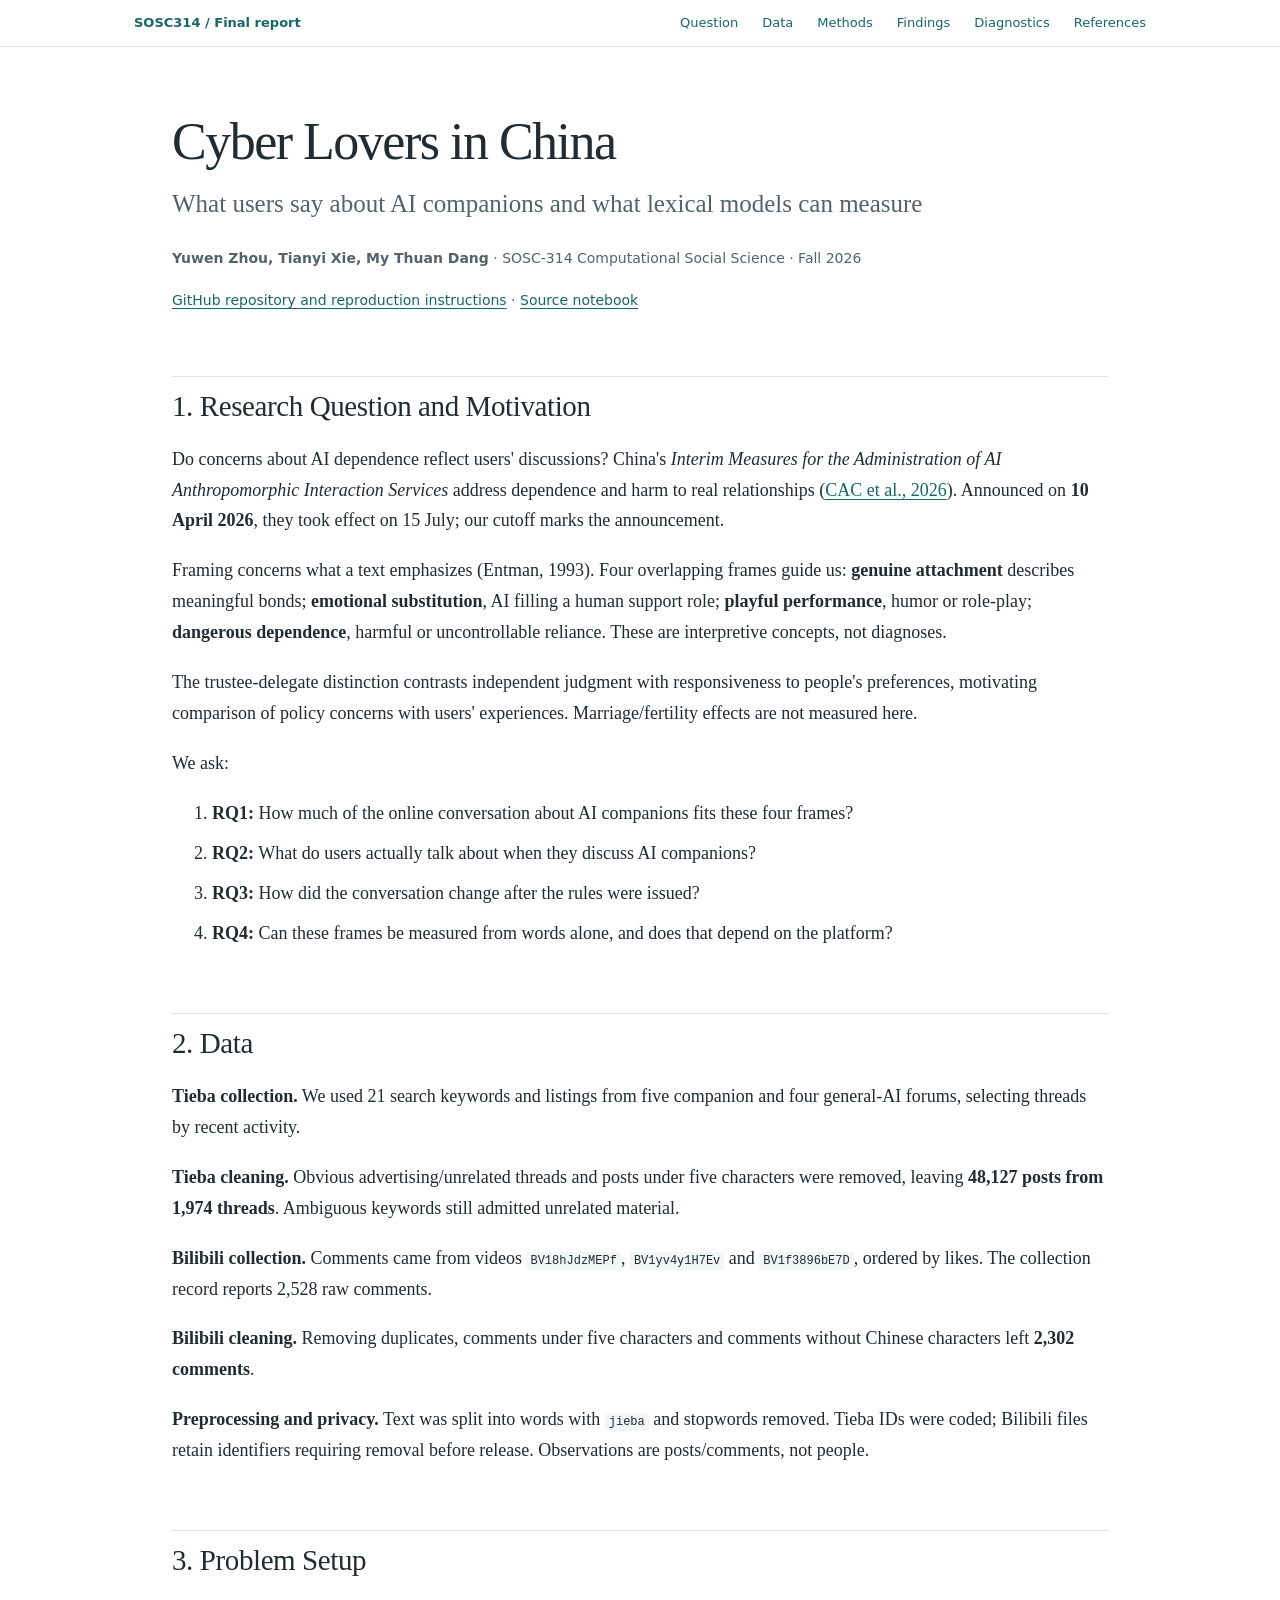
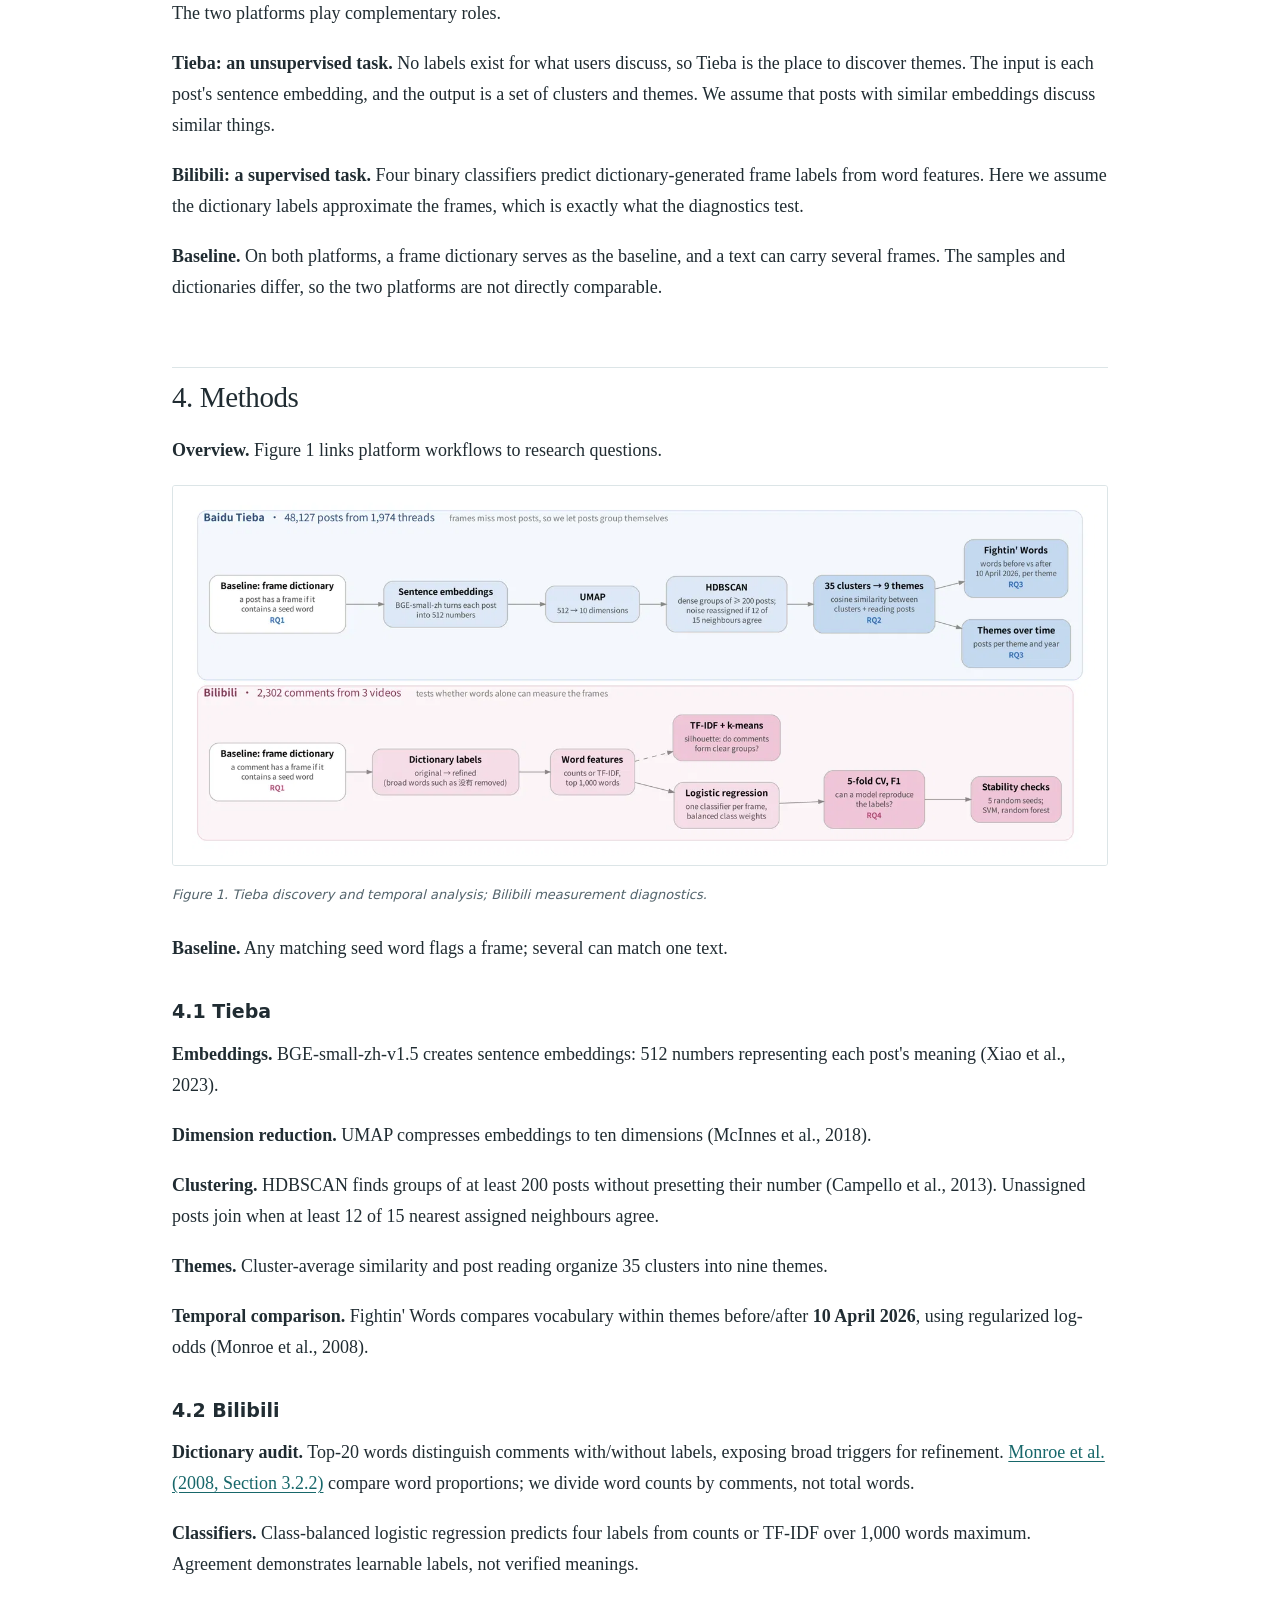
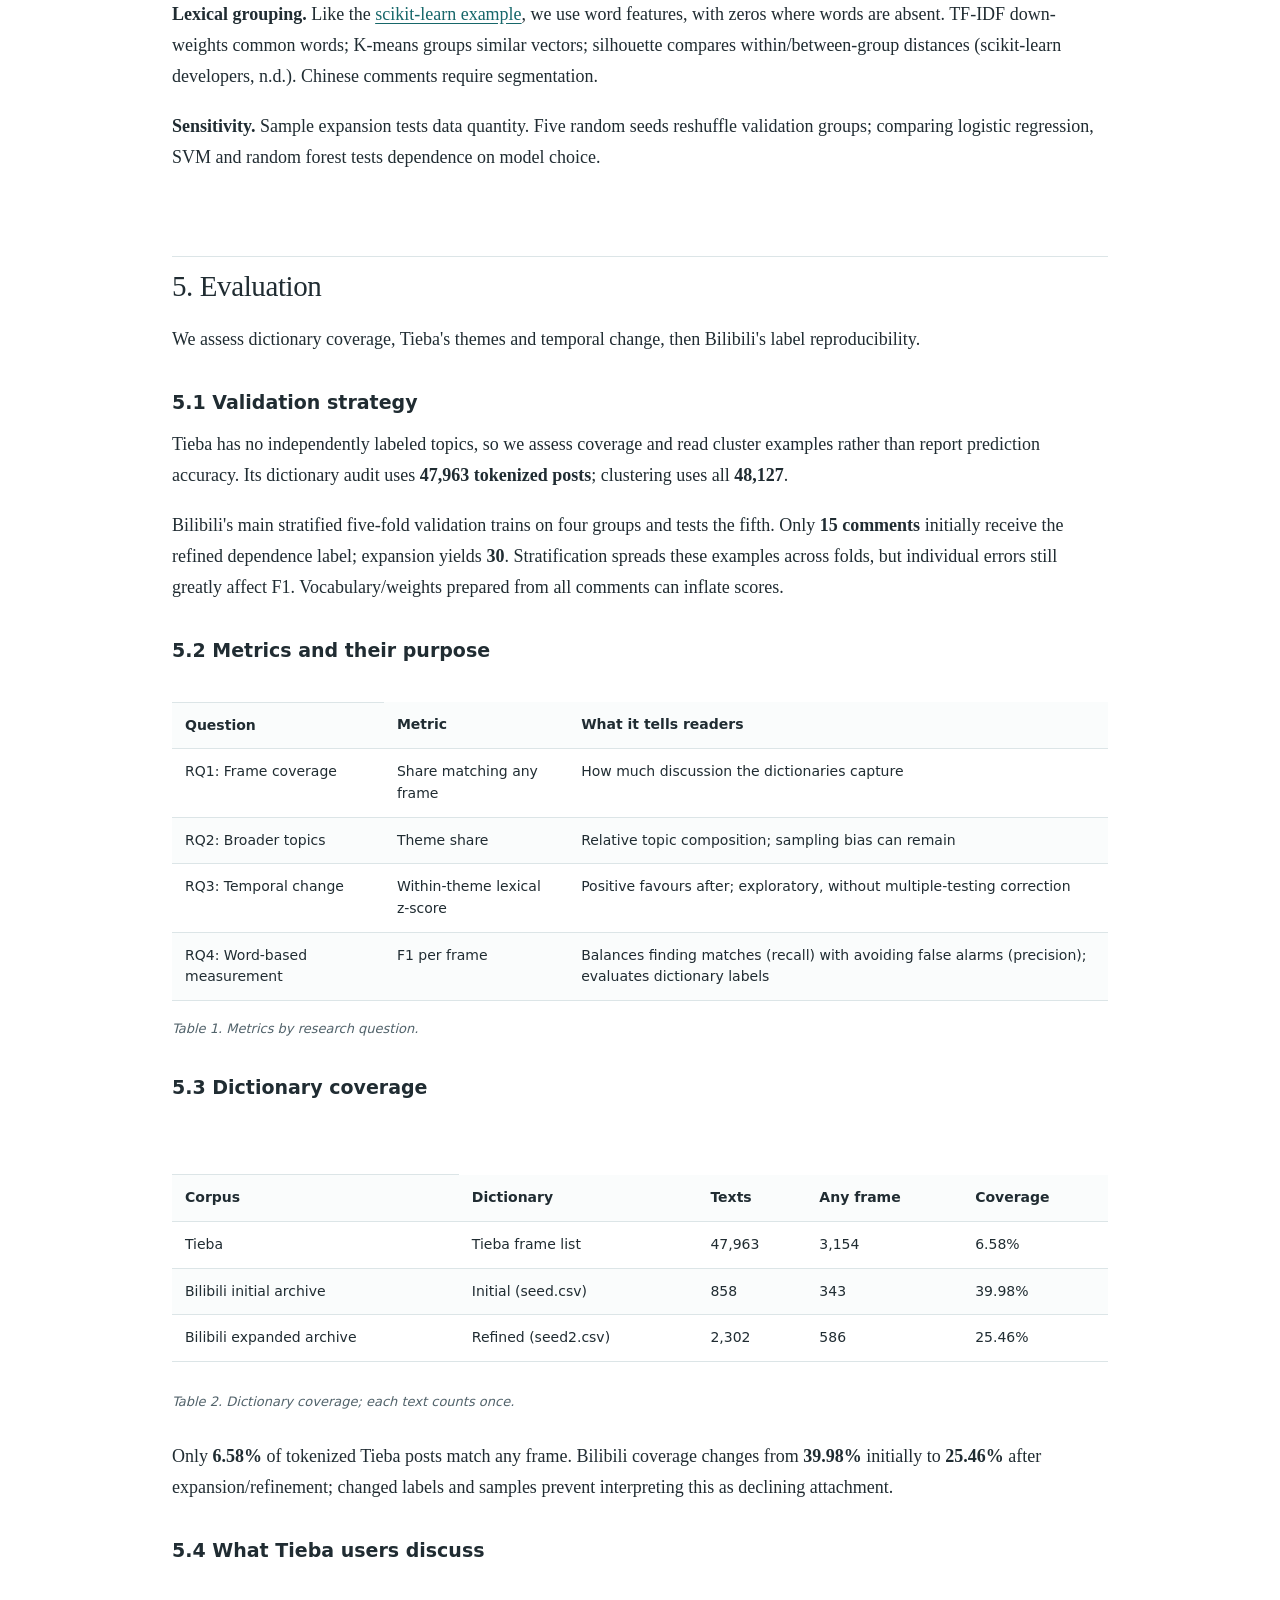
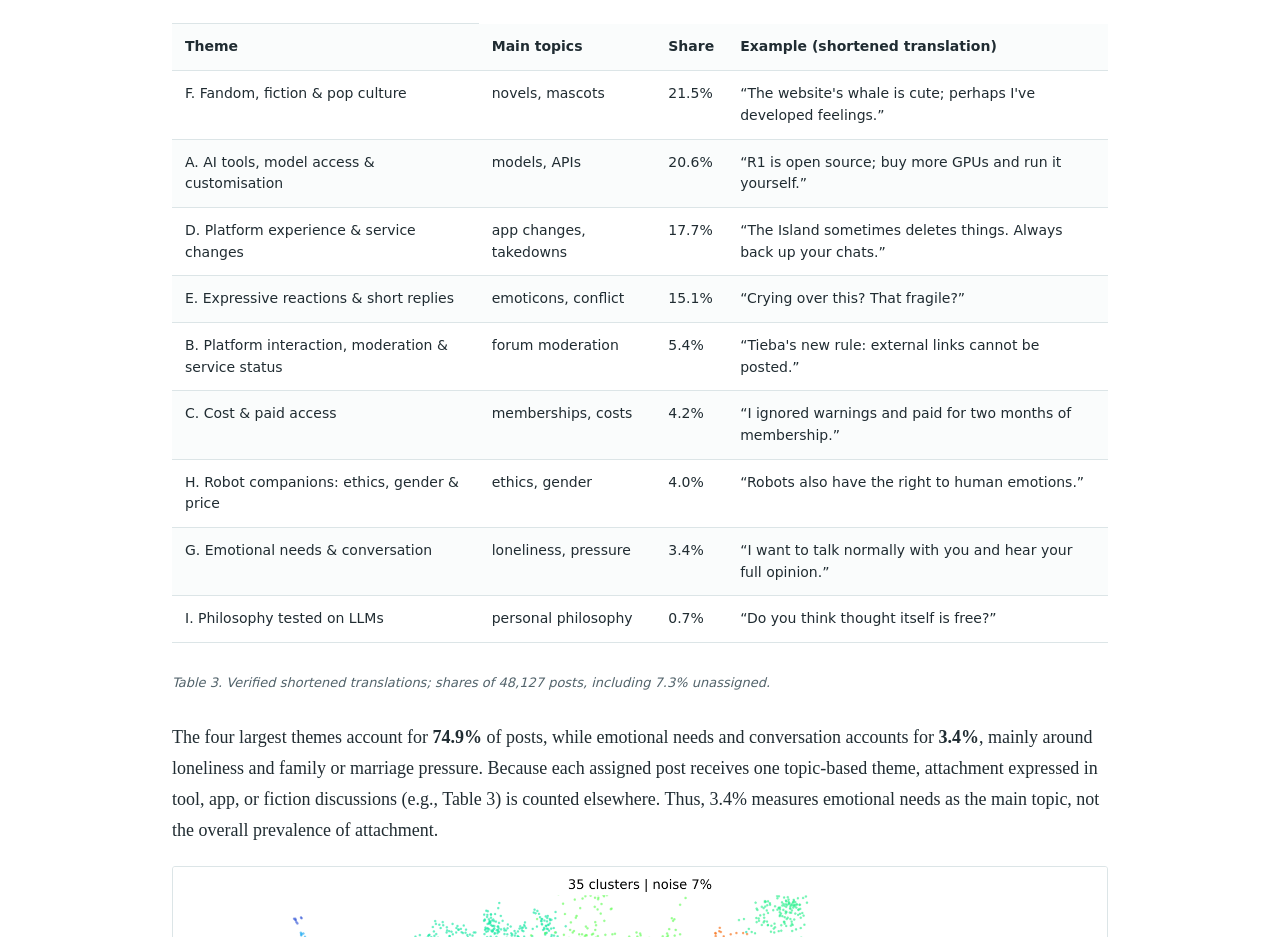
<file: index.html>
<!doctype html>
<html lang="en">
<head><meta charset="utf-8"><meta name="viewport" content="width=device-width,initial-scale=1">
<meta http-equiv="refresh" content="0; url=report/index.html"><link rel="canonical" href="report/index.html">
<title>Cyber Lovers in China — Final Report</title><link rel="icon" href="data:,"></head>
<body><p><a href="report/index.html">Open the SOSC314 final report on Tieba and Bilibili AI companion discourse.</a></p></body>
</html>
</file>
